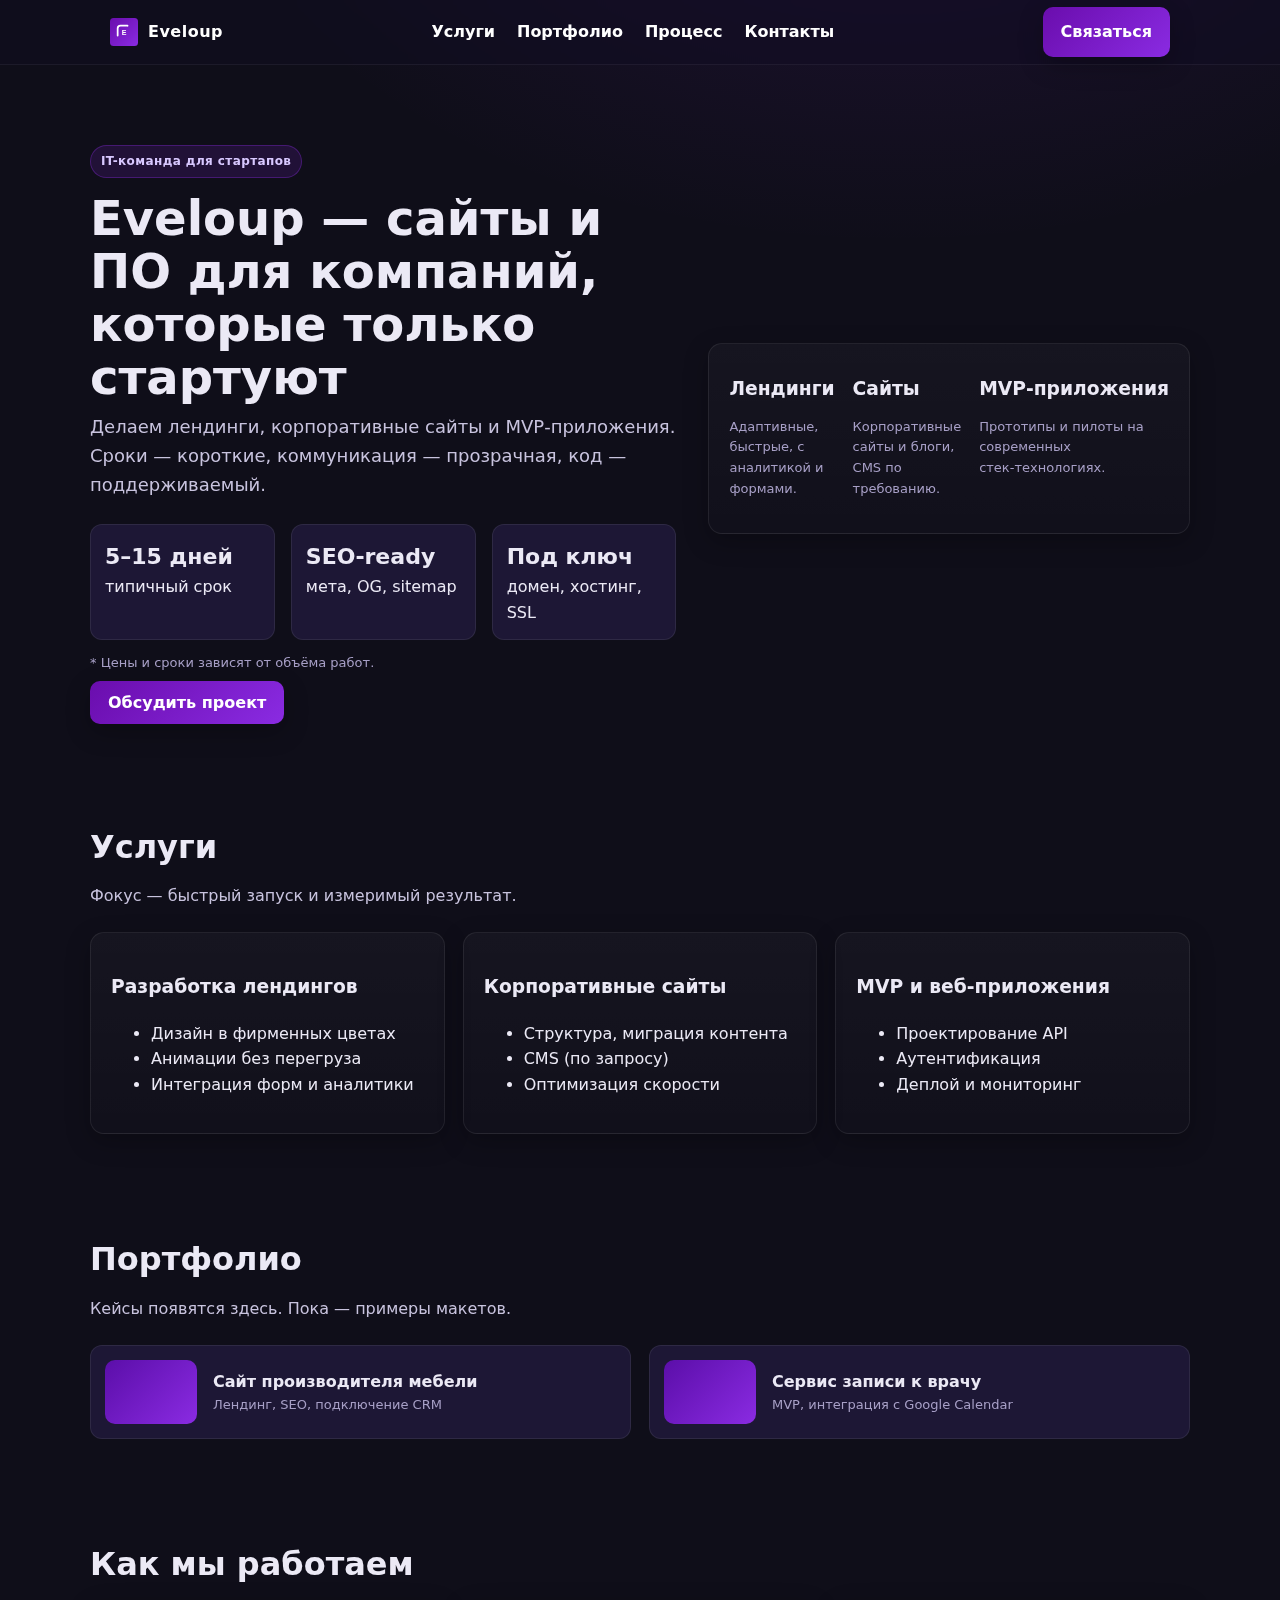
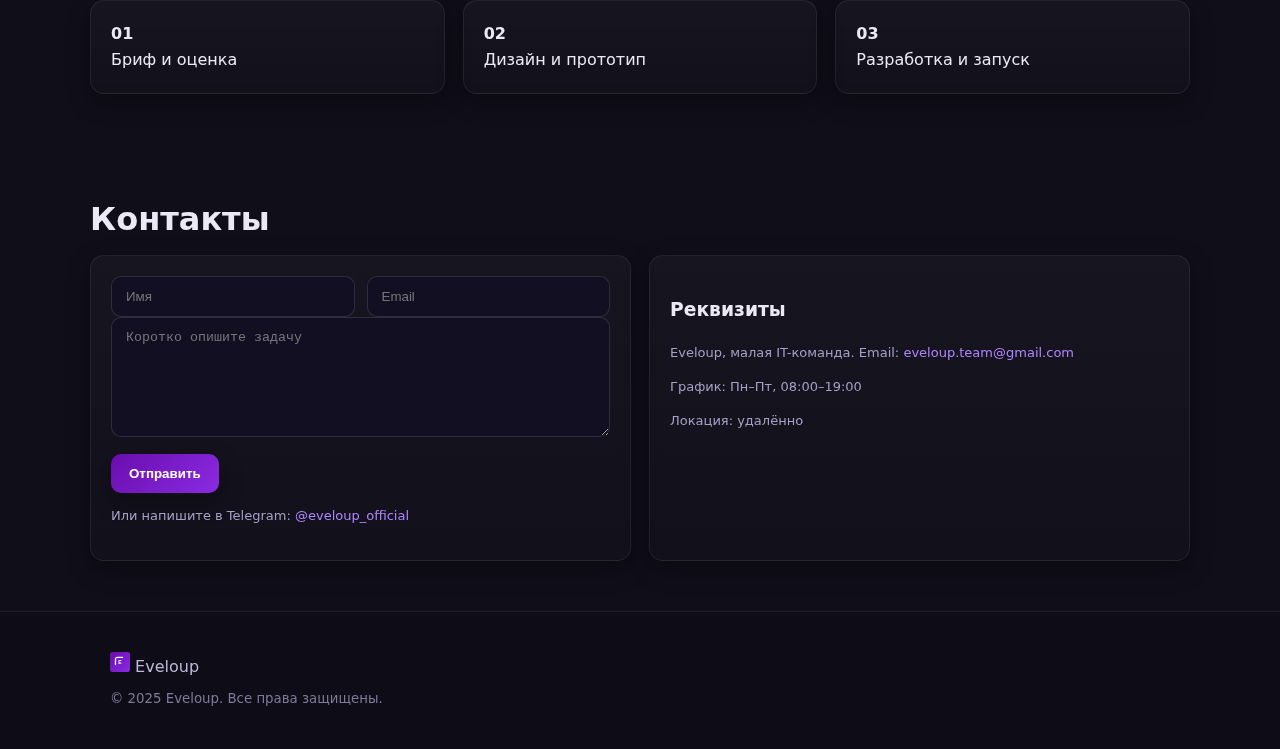
<file: index.html>
<!DOCTYPE html>
<html lang="ru">
<head>
  <meta charset="utf-8">
  <meta http-equiv="X-UA-Compatible" content="IE=edge">
  <meta name="viewport" content="width=device-width, initial-scale=1.0">

  <title>Eveloup — разработка сайтов и программ для малого бизнеса</title>
  <meta name="description" content="Eveloup — малая IT-команда. Создаём сайты, веб‑приложения и ПО для стартапов и компаний, которые только открылись. Делаем быстро, прозрачно и по делу.">
  <meta name="keywords" content="разработка сайтов, создание сайта, разработка ПО, веб‑приложения, малый бизнес, стартап, IT‑команда">

  <link rel="canonical" href="https://eveloup.example/">

  <!-- Open Graph -->
  <meta property="og:type" content="website">
  <meta property="og:locale" content="ru_RU">
  <meta property="og:site_name" content="Eveloup">
  <meta property="og:title" content="Eveloup — разработка сайтов и программ для малого бизнеса">
  <meta property="og:description" content="Сайты и ПО для стартапов и малого бизнеса. Быстро, прозрачно, по делу.">
  <meta property="og:url" content="https://eveloup.example/">
  <meta property="og:image" content="https://eveloup.example/assets/img/og-image.png">

  <!-- Twitter -->
  <meta name="twitter:card" content="summary_large_image">
  <meta name="twitter:title" content="Eveloup — разработка сайтов и ПО">
  <meta name="twitter:description" content="IT-команда для стартапов и бизнеса.">
  <meta name="twitter:image" content="https://eveloup.example/assets/img/og-image.png">

  <link rel="icon" href="/assets/img/icon-192.png" sizes="192x192" type="image/png">
  <link rel="icon" href="/assets/img/icon-512.png" sizes="512x512" type="image/png">
  <link rel="icon" href="/assets/img/logo.svg" type="image/svg+xml">
  <link rel="manifest" href="/manifest.json">

  <link rel="preload" as="image" href="/assets/img/logo.svg">
  <link rel="stylesheet" href="/assets/css/main.css">
  <meta name="theme-color" content="#6a0dad">

  <!-- JSON-LD Organization + WebSite -->
  <script type="application/ld+json">
  {
    "@context": "https://schema.org",
    "@type": "Organization",
    "name": "Eveloup",
    "url": "https://eveloup.example/",
    "logo": "https://eveloup.example/assets/img/logo.svg",
    "sameAs": ["https://t.me/eveloup"],
    "description": "Малая IT-команда. Создаём сайты и ПО для стартапов и малого бизнеса."
  }
  </script>
  <script type="application/ld+json">
  {
    "@context": "https://schema.org",
    "@type": "WebSite",
    "name": "Eveloup",
    "url": "https://eveloup.example/",
    "potentialAction": {
      "@type": "SearchAction",
      "target": "https://eveloup.example/?q={search_term_string}",
      "query-input": "required name=search_term_string"
    }
  }
  </script>
</head>
<body>
  <a class="sr-only" href="#main">К содержанию</a>
  <header class="header" role="banner">
    <div class="container nav">
      <a class="logo" href="/" aria-label="На главную">
        <img src="/assets/img/logo.svg" alt="" width="28" height="28">
        Eveloup
      </a>
      <nav aria-label="Основная навигация">
        <div class="menu" role="menubar">
          <a role="menuitem" href="#services">Услуги</a>
          <a role="menuitem" href="#portfolio">Портфолио</a>
          <a role="menuitem" href="#process">Процесс</a>
          <a role="menuitem" href="#contacts">Контакты</a>
        </div>
      </nav>
      <a class="cta-btn" href="#contacts">Связаться</a>
    </div>
  </header>

  <main id="main">
    <section class="hero container" id="home">
      <div class="hero-grid">
        <div>
          <span class="badge">IT-команда для стартапов</span>
          <h1>Eveloup — сайты и ПО для компаний, которые только стартуют</h1>
          <p class="lead">Делаем лендинги, корпоративные сайты и MVP‑приложения. Сроки — короткие, коммуникация — прозрачная, код — поддерживаемый.</p>
          <div class="kpis">
            <div class="kpi"><strong>5–15 дней</strong><span>типичный срок</span></div>
            <div class="kpi"><strong>SEO‑ready</strong><span>мета, OG, sitemap</span></div>
            <div class="kpi"><strong>Под ключ</strong><span>домен, хостинг, SSL</span></div>
          </div>
          <p class="notice">* Цены и сроки зависят от объёма работ.</p>
          <p><a class="cta-btn" href="#contacts">Обсудить проект</a></p>
        </div>
        <div class="card" aria-label="Краткий список услуг">
          <div class="grid-3">
            <div class="service">
              <h3>Лендинги</h3>
              <p class="notice">Адаптивные, быстрые, с аналитикой и формами.</p>
            </div>
            <div class="service">
              <h3>Сайты</h3>
              <p class="notice">Корпоративные сайты и блоги, CMS по требованию.</p>
            </div>
            <div class="service">
              <h3>MVP‑приложения</h3>
              <p class="notice">Прототипы и пилоты на современных стек‑технологиях.</p>
            </div>
          </div>
        </div>
      </div>
    </section>

    <section class="section container" id="services">
      <h2>Услуги</h2>
      <p class="section-lead">Фокус — быстрый запуск и измеримый результат.</p>
      <div class="grid-3">
        <div class="card">
          <h3>Разработка лендингов</h3>
          <ul>
            <li>Дизайн в фирменных цветах</li>
            <li>Анимации без перегруза</li>
            <li>Интеграция форм и аналитики</li>
          </ul>
        </div>
        <div class="card">
          <h3>Корпоративные сайты</h3>
          <ul>
            <li>Структура, миграция контента</li>
            <li>CMS (по запросу)</li>
            <li>Оптимизация скорости</li>
          </ul>
        </div>
        <div class="card">
          <h3>MVP и веб‑приложения</h3>
          <ul>
            <li>Проектирование API</li>
            <li>Аутентификация</li>
            <li>Деплой и мониторинг</li>
          </ul>
        </div>
      </div>
    </section>

    <section class="section container portfolio" id="portfolio">
      <h2>Портфолио</h2>
      <p class="section-lead">Кейсы появятся здесь. Пока — примеры макетов.</p>
      <div class="grid-2">
        <div class="item">
          <div class="thumb" role="img" aria-label="Превью проекта №1"></div>
          <div>
            <strong>Сайт производителя мебели</strong>
            <div class="notice">Лендинг, SEO, подключение CRM</div>
          </div>
        </div>
        <div class="item">
          <div class="thumb" role="img" aria-label="Превью проекта №2"></div>
          <div>
            <strong>Сервис записи к врачу</strong>
            <div class="notice">MVP, интеграция с Google Calendar</div>
          </div>
        </div>
      </div>
    </section>

    <section class="section container" id="process">
      <h2>Как мы работаем</h2>
      <div class="grid-3">
        <div class="card"><strong>01</strong><br>Бриф и оценка</div>
        <div class="card"><strong>02</strong><br>Дизайн и прототип</div>
        <div class="card"><strong>03</strong><br>Разработка и запуск</div>
      </div>
    </section>

    <section class="section container" id="contacts">
      <h2>Контакты</h2>
      <div class="grid-2">
        <div class="card">
          <form id="contact-form" class="form" action="mailto:info@eveloup.example" method="post" enctype="text/plain">
            <div class="row">
              <div>
                <label class="sr-only" for="name">Имя</label>
                <input id="name" name="name" placeholder="Имя" required>
              </div>
              <div>
                <label class="sr-only" for="email">Email</label>
                <input id="email" name="email" type="email" placeholder="Email" required>
              </div>
            </div>
            <label class="sr-only" for="message">Сообщение</label>
            <textarea id="message" name="message" placeholder="Коротко опишите задачу" required></textarea>
            <button class="cta-btn" type="submit">Отправить</button>
            <p class="notice">Или напишите в Telegram: <a href="https://t.me/eveloup_official">@eveloup_official</a></p>
          </form>
        </div>
        <div class="card">
          <h3>Реквизиты</h3>
          <p class="notice">Eveloup, малая IT-команда. Email: <a href="mailto:eveloup.team@gmail.com">eveloup.team@gmail.com</a></p>
          <p class="notice">График: Пн–Пт, 08:00–19:00</p>
          <p class="notice">Локация: удалённо</p>
        </div>
      </div>
    </section>
  </main>

  <footer class="footer" role="contentinfo">
    <div class="container">
      <img src="/assets/img/logo.svg" alt="" width="20" height="20"> Eveloup
      <small>© 2025 Eveloup. Все права защищены.</small>
    </div>
  </footer>

  <script src="/assets/js/main.js" defer></script>
</body>
</html>
</file>
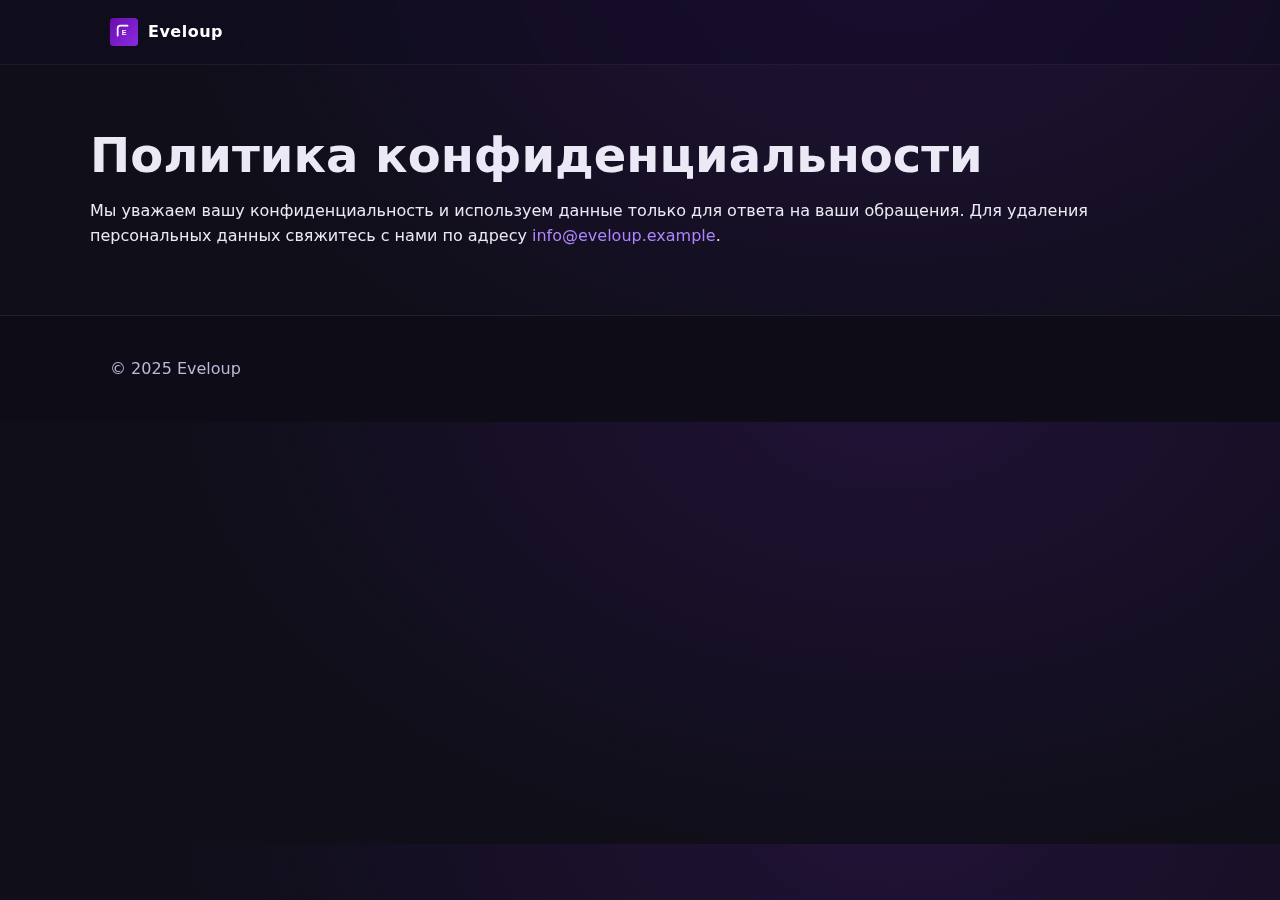
<file: pages/privacy.html>
<!DOCTYPE html>
<html lang="ru">
<head>
  <meta charset="utf-8">
  <meta name="viewport" content="width=device-width, initial-scale=1">
  <title>Политика конфиденциальности — Eveloup</title>
  <link rel="canonical" href="https://eveloup.example/pages/privacy.html">
  <link rel="stylesheet" href="/assets/css/main.css">
  <meta name="robots" content="noindex, follow">
</head>
<body>
  <header class="header"><div class="container nav"><a class="logo" href="/"><img src="/assets/img/logo.svg" alt="" width="28" height="28">Eveloup</a></div></header>
  <main class="container section">
    <h1>Политика конфиденциальности</h1>
    <p>Мы уважаем вашу конфиденциальность и используем данные только для ответа на ваши обращения. Для удаления персональных данных свяжитесь с нами по адресу <a href="mailto:info@eveloup.example">info@eveloup.example</a>.</p>
  </main>
  <footer class="footer"><div class="container">© 2025 Eveloup</div></footer>
</body>
</html>
</file>
<file: assets/css/main.css>
:root{
  --bg: #0f0e19;
  --bg-elev: #161328;
  --text: #ebe9f5;
  --muted: #c8c3de;
  --primary: #6a0dad;
  --primary-700:#580aa9;
  --primary-300:#8a2be2;
  --accent:#b084ff;
  --success:#22c55e;
  --error:#ef4444;
  --radius: 14px;
  --shadow: 0 8px 24px rgba(0,0,0,.25);
}
*{box-sizing:border-box}
html,body{margin:0;padding:0}
body{
  font-family: system-ui, -apple-system, Segoe UI, Roboto, Inter, Arial, sans-serif;
  line-height:1.6;
  color:var(--text);
  background: radial-gradient(1200px 800px at 70% -10%, rgba(138,43,226,.15), transparent 60%) , var(--bg);
}
a{color:var(--accent); text-decoration: none;}
a:hover{text-decoration: underline;}
.container{max-width:1100px; margin:0 auto; padding:0 20px;}
.header{
  position:sticky; top:0; backdrop-filter:saturate(180%) blur(6px);
  background: rgba(15,14,25,.6);
  border-bottom: 1px solid rgba(255,255,255,.06);
  z-index:1000;
}
.nav{display:flex; align-items:center; justify-content:space-between; height:64px;}
.nav a.logo{display:flex; align-items:center; gap:10px; font-weight:800; letter-spacing:.5px; color:#fff;}
.nav img{width:28px; height:28px}
.menu{display:flex; gap:22px}
.menu a{color:#fff; font-weight:600}
.cta-btn{
  background: linear-gradient(135deg, var(--primary), var(--primary-300));
  border:none; color:#fff; padding:12px 18px; border-radius:10px; font-weight:700;
  box-shadow: var(--shadow);
}
.hero{padding:80px 0 40px}
.hero-grid{display:grid; grid-template-columns: 1.1fr .9fr; gap:32px; align-items:center}
.badge{display:inline-block; padding:6px 10px; border-radius:999px; background: rgba(138,43,226,.15); color:#d8c8ff; border:1px solid rgba(138,43,226,.35); font-weight:700; font-size:12px; letter-spacing:.4px}
h1{font-size:48px; line-height:1.1; margin:14px 0 10px}
.lead{font-size:18px; color:var(--muted); margin:0 0 24px}
.card{
  background: linear-gradient(180deg, rgba(255,255,255,.03), rgba(255,255,255,.01));
  border: 1px solid rgba(255,255,255,.08);
  border-radius: var(--radius);
  padding:20px;
  box-shadow: var(--shadow);
}
.grid-3{display:grid; grid-template-columns: repeat(3,1fr); gap:18px}
.grid-2{display:grid; grid-template-columns: repeat(2,1fr); gap:18px}
.section{padding:50px 0}
.section h2{margin:0 0 10px; font-size:32px}
.section p.section-lead{color:var(--muted); margin:0 0 24px}
.service h3{margin:10px 0 6px}
.kpis{display:flex; gap:16px; flex-wrap:wrap}
.kpi{flex:1; min-width:180px; padding:14px; border-radius:12px; background:#1d1735; border:1px solid rgba(255,255,255,.08)}
.kpi strong{font-size:22px; display:block}
.portfolio .item{display:flex; gap:16px; align-items:center; padding:14px; border-radius:12px; background:#1d1735; border:1px solid rgba(255,255,255,.08)}
.portfolio .thumb{width:92px; height:64px; border-radius:10px; background:linear-gradient(135deg, #5b0ea9, #8a2be2)}
.footer{padding:40px 0; color:#bdb7d9; border-top:1px solid rgba(255,255,255,.08); background:#0e0d17}
.footer small{display:block; margin-top:8px; color:#7f789b}
.notice{font-size:13px; color:#a79fc6}
.form input, .form textarea{
  width:100%; padding:12px 14px; border-radius:10px; border:1px solid rgba(255,255,255,.12);
  background:#130f23; color:#fff; outline:none;
}
.form textarea{min-height:120px; resize:vertical}
.form .row{display:grid; grid-template-columns:1fr 1fr; gap:12px}
.form button{margin-top:10px}
@media (max-width: 900px){
  .hero-grid{grid-template-columns:1fr}
  .grid-3{grid-template-columns:1fr}
  .grid-2{grid-template-columns:1fr}
  .menu{display:none}
}
.sr-only{position:absolute; width:1px; height:1px; padding:0; margin:-1px; overflow:hidden; clip:rect(0,0,0,0); border:0}
</file>
